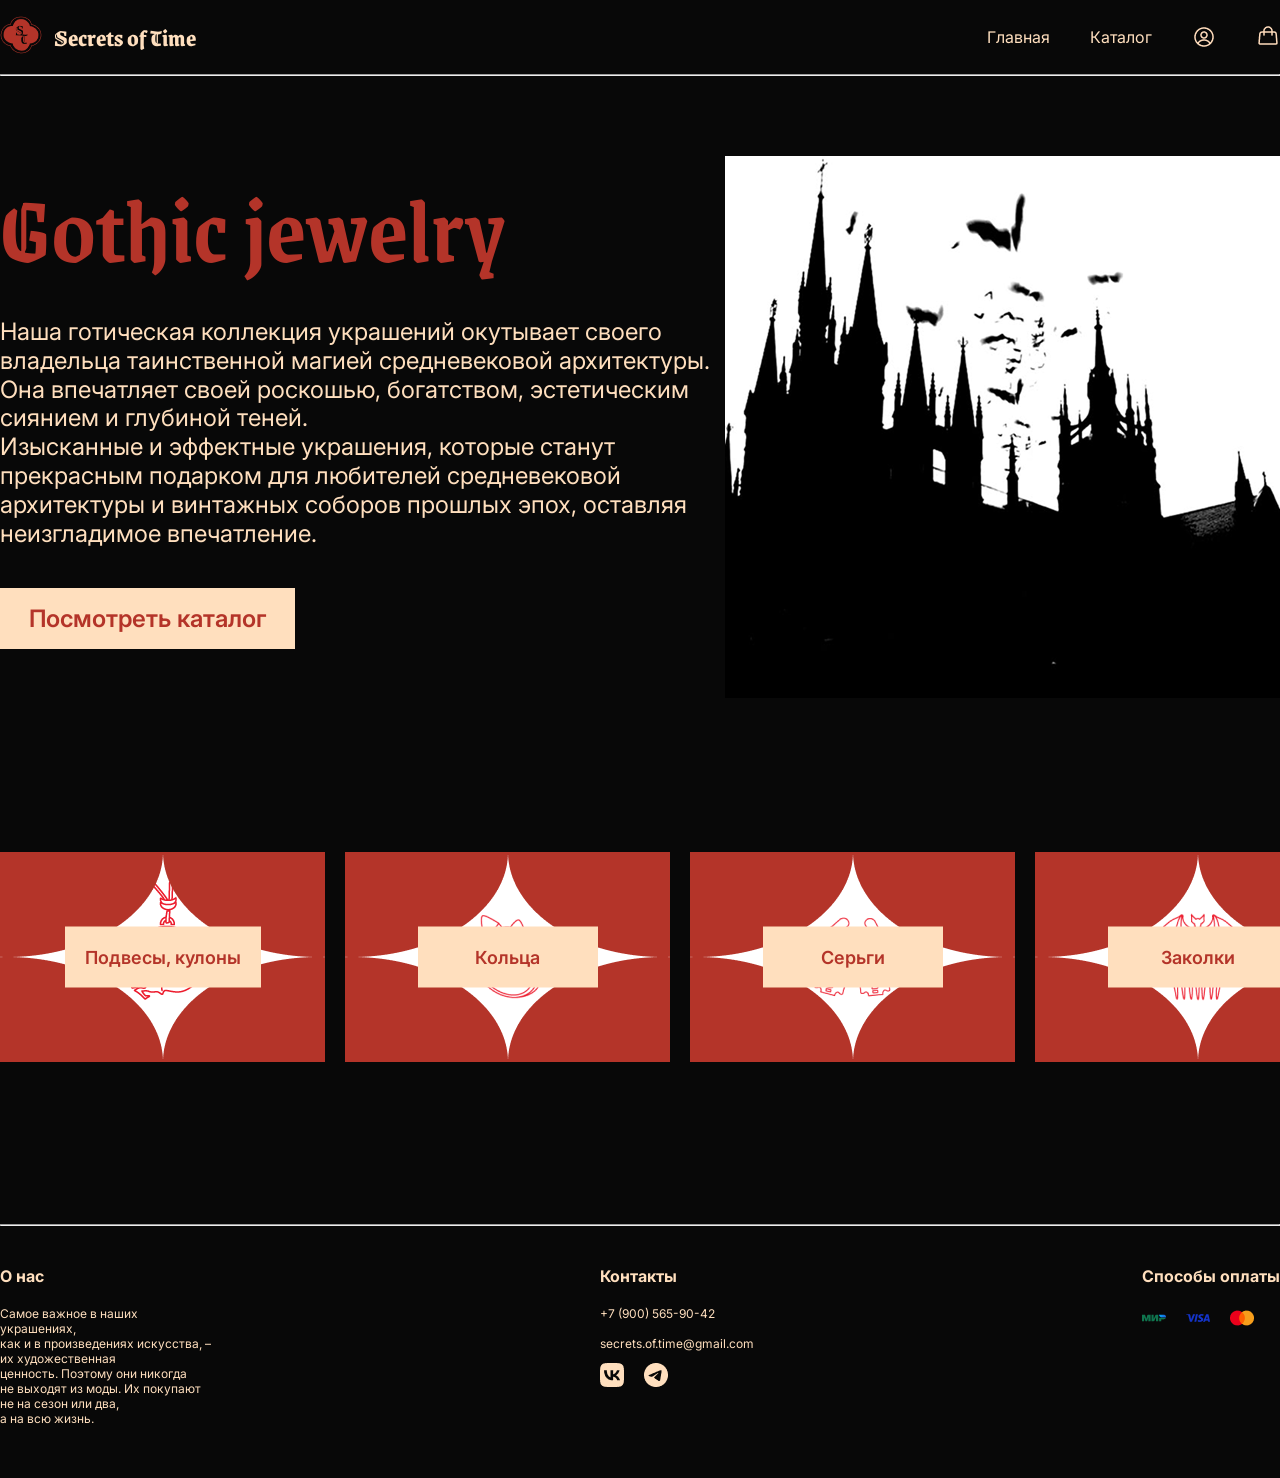
<file: index.html>
<!DOCTYPE html>
<html lang="ru">
<head>
    <meta charset="UTF-8">
    <meta http-equiv="X-UA-Compatible" content="IE=edge">
    <meta name="viewport" content="width=device-width, initial-scale=1.0">
    <link rel="stylesheet" href="style/index_style.css">
    <link href="https://fonts.googleapis.com/css2?family=Inter:ital,opsz,wght@0,14..32,100..900;1,14..32,100..900&display=swap" rel="stylesheet">
    <link href="https://fonts.googleapis.com/css2?family=Grenze+Gotisch:wght@100..900&display=swap" rel="stylesheet">
    <title>Secrets of Time</title>
</head>
<body>
    <header>
        <div class="container headerinfo">
            <div class="headersection">
                <div class="logo">
                    <div class="index_img_logo">
                        <img src="index_img/Subtract.png" alt="Logo">
                    </div>
                    <div class="header__item headerlogo">
                        Secrets of Time
                    </div>
                </div>
            </div>
            <div class="headersection">
                <div class="header__item headertext"><a href="index.html">Главная</a></div>
                <div class="header__item headertext"><a href="html/services.html">Каталог</a></div>
                <div class="header__item headertext"><a href="#" id="openoverlay"><img src="index_img/User_cicrle_light.png" alt="User"></a></div>
                <div class="header__item headertext1"><a href="#"><img src="index_img/Bag_alt_light.png" alt="Bag"></a></div>
            </div>
        </div>
        <hr>
    </header>

    <section class="section1">
        <div class="container sectioninfo">
            <div class="sectioninfo--text">
                <h1>Gothic jewelry</h1>
                <p>
                    Наша готическая коллекция украшений окутывает своего <br>
                    владельца таинственной магией средневековой архитектуры. <br>
                    Она впечатляет своей роскошью, богатством, эстетическим <br>
                    сиянием и глубиной теней. <br>
                    Изысканные и эффектные украшения, которые станут <br>
                    прекрасным подарком для любителей средневековой <br>
                    архитектуры и винтажных соборов прошлых эпох, оставляя <br>
                    неизгладимое впечатление.
                </p>
                <button onclick="window.location.href='html/services.html';" class="button">Посмотреть каталог</button>
            </div>
            <div class="section_img">
                <img src="index_img/image_33.png" alt="Gothic jewelry">
            </div>
        </div>
    </section>

        <div class="container card">
            <div class="pic">
                <img src="index_img/Frame1.png" alt="Подвесы, кулоны">
                <button onclick="window.location.href='html/Pendants.html';" class="button card--btn">Подвесы, кулоны</button>
            </div>
            <div class="pic">
                <img src="index_img/Frame2.png" alt="Кольца">
                <button class="button card--btn">Кольца</button>
            </div>
            <div class="pic">
                <img src="index_img/Frame3.png" alt="Серьги">
                <button class="button card--btn">Серьги</button>
            </div>
            <div class="pic">
                <img src="index_img/Frame4.png" alt="Заколки">
                <button class="button card--btn">Заколки</button>
            </div>
            <div class="pic">
                <img src="index_img/Frame5.png" alt="Цепочки">
                <button class="button card--btn">Цепочки</button>
            </div>
            <div class="pic">
                <img src="index_img/Frame6.png" alt="Бусы">
                <button class="button card--btn">Бусы</button>
            </div>
        </div>

    <hr>
    <footer>
        <div class="container">
            <div class="footer">
                <div class="footertext">
                    <div class="text">О нас</div>
                    <div class="footerinfo info1">
                        <p>
                            Самое важное в наших <br>
                            украшениях,<br>
                            как и в произведениях искусства, – <br>
                            их художественная <br>
                            ценность. Поэтому они никогда <br>
                            не выходят из моды. Их покупают <br>
                            не на сезон или два, <br>
                            а на всю жизнь.
                        </p>
                    </div>
                </div>
                <div class="footertext">
                    <div class="text">Контакты</div>
                    <div class="footerinfo info1">
                        <p>+7 (900) 565-90-42<br><br> secrets.of.time@gmail.com</p>
                        <div class="inf_img">
                            <img src="index_img/vk.png" alt="VK"><img src="index_img/tg.png" alt="Telegram">
                        </div>
                    </div>
                </div>
                <div class="footertext">
                    <div class="text1">Способы оплаты</div>
                    <div class="footerinfo info1">
                        <div class="inf_img">
                            <img src="index_img/Mir.png" alt="Mir"><img src="Pendants_img/Visa.png" alt="Visa"><img src="index_img/MasterCard.png" alt="MasterCard">
                        </div>
                    </div>
                </div>
            </div>
        </div>
    </footer>

    <div class="overlay" id="overlay" style="display: none;">
        <div class="form" id="registraciya">
            <div class="formcard">
                <div class="reg">Регистрация</div>
                <div class="form-text">
                    <div class="registr">Регистрация</div>
                    <div class="vhod"><a href="#" id="openLogin">Вход</a></div>
                </div>
                <div class="input-container">
                    <input class="input" placeholder="E-mail">
                    <input class="input" type="number" placeholder="Номер телефона">
                    <input class="input" type="password" placeholder="Пароль">
                    <input class="input" type="password" placeholder="Пароль еще раз">
                    <button class="button-form" id="zareg">Зарегистрироваться</button>
                </div>
            </div>
        </div>
        <div class="form" id="login" style="display: none;">
            <div class="formcard">
                <div class="reg">Вход</div>
                <div class="form-text">
                    <div class="registrreg"><a href="#" id="openReg">Регистрация</a></div>
                    <div class="vhodvhod">Вход</div>
                </div>
                <div class="input-container input-login">
                    <input class="input" placeholder="E-mail">
                    <input class="input" type="password" placeholder="Пароль">
                    <div class="password">Забыли пароль?</div>
                    <button class="button-form" id="voiti">Войти</button>
                </div>
            </div>
        </div>
    </div>

    <script src="https://ajax.googleapis.com/ajax/libs/jquery/1.9.0/jquery.min.js"></script>
    <script src="js/index_main.js"></script>
</body>
</html>
</file>
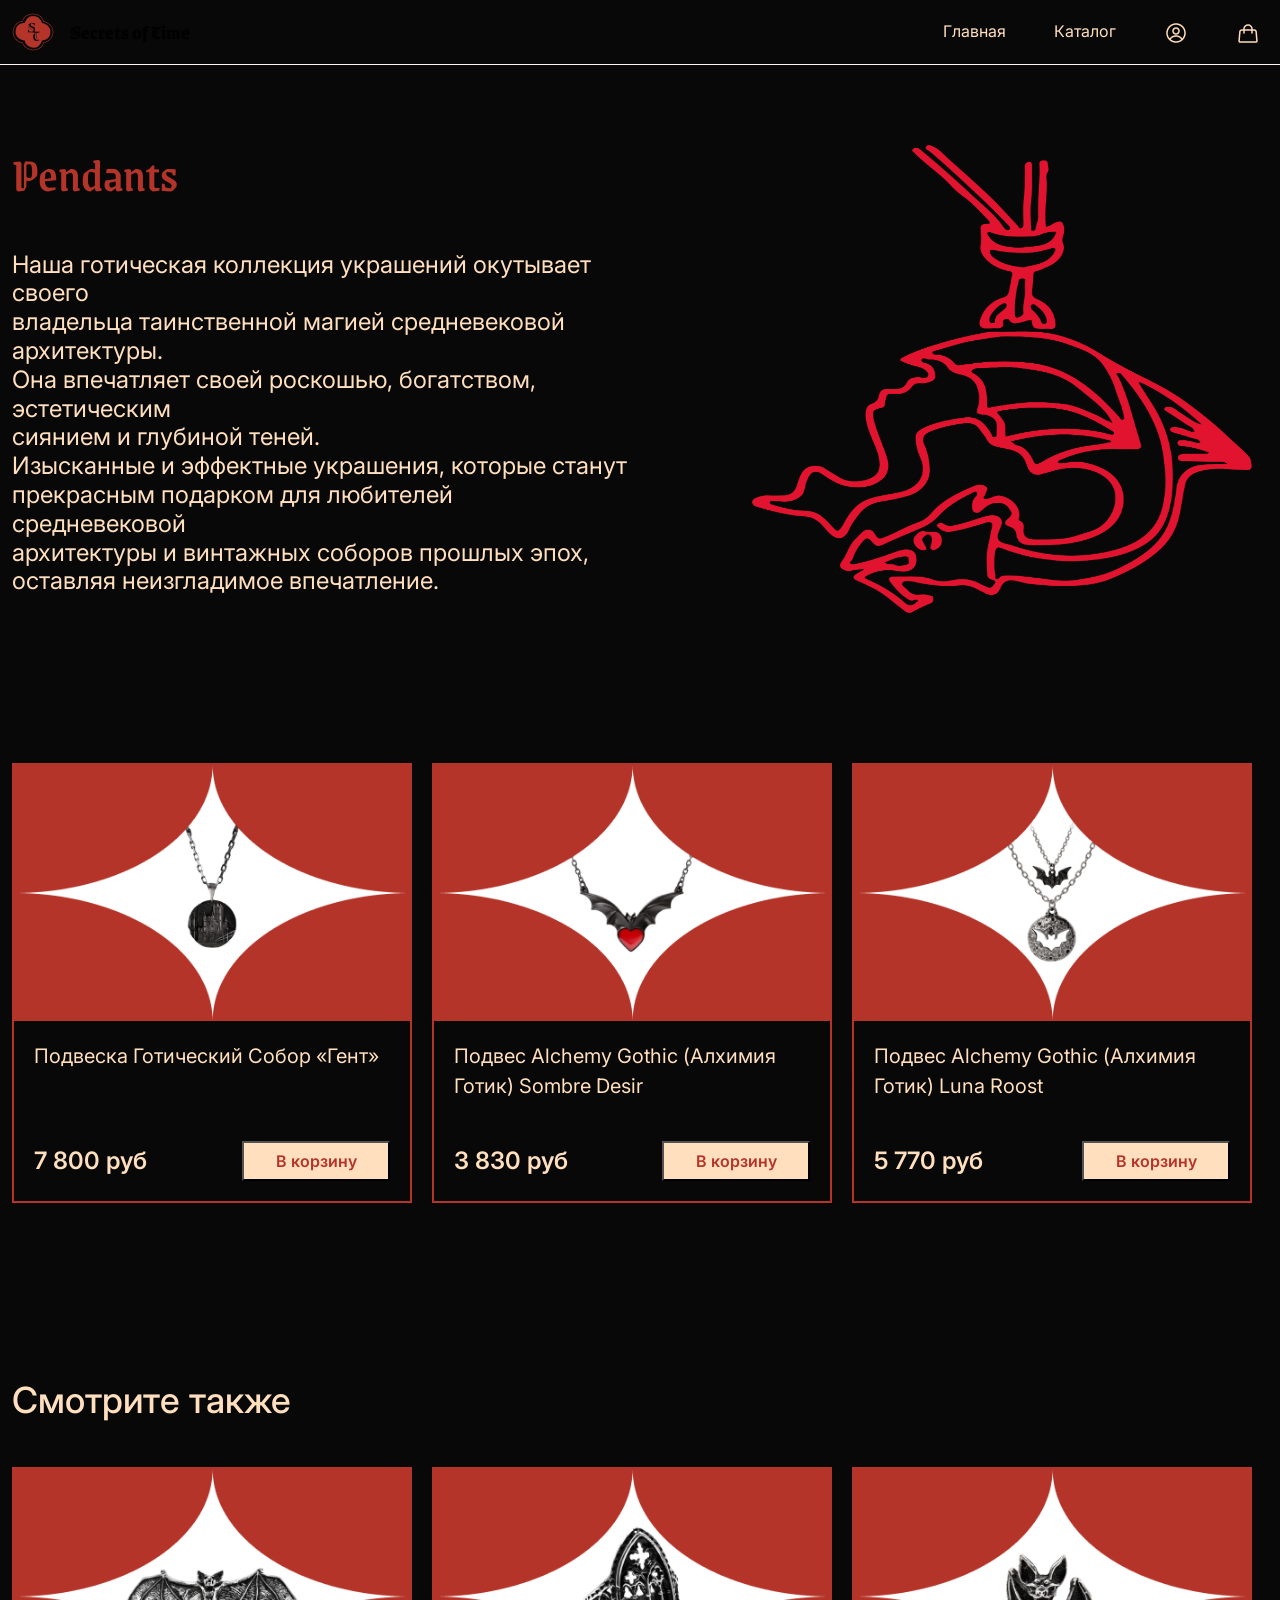
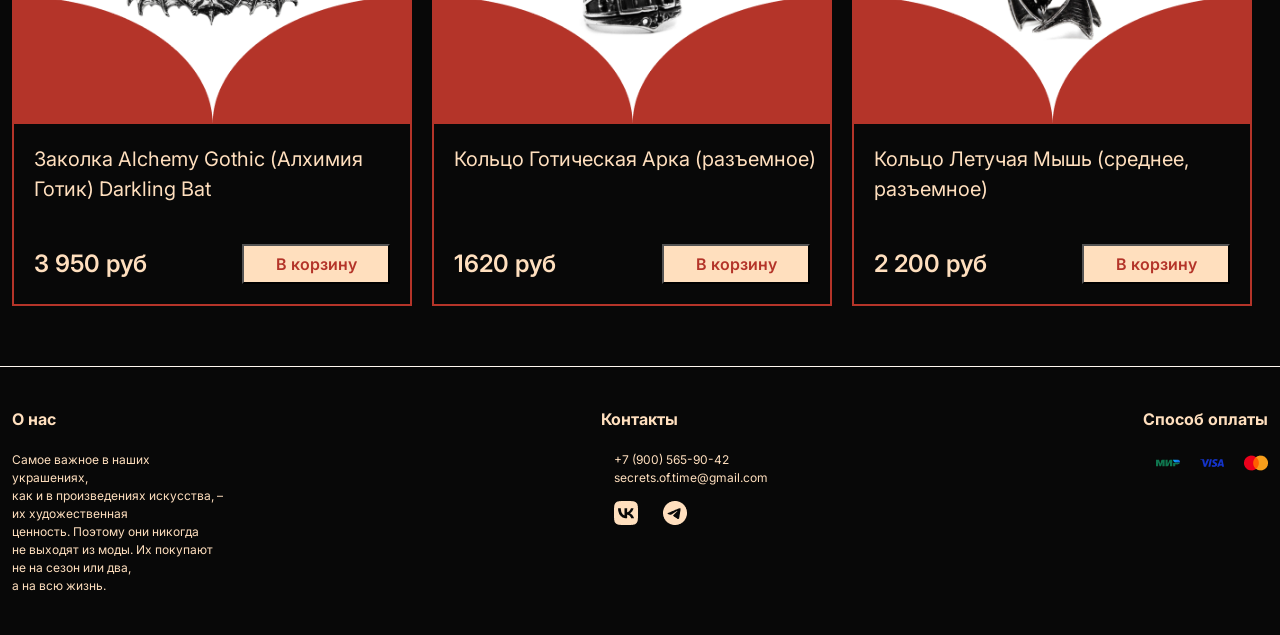
<file: html/Pendants.html>
<!DOCTYPE html>
<html lang="ru">
<head>
	<meta charset="UTF-8">
	<meta http-equiv="X-UA-Compatible" content="IE=edge">
	<meta name="viewport" content="width=device-width, initial-scale=1.0">
	<link rel="stylesheet" href="../style/Pendants_style.css">
	<link href="https://fonts.googleapis.com/css2?family=Inter:ital,opsz,wght@0,14..32,100..900;1,14..32,100..900&display=swap" rel="stylesheet">
	<link href="https://fonts.googleapis.com/css2?family=Grenze+Gotisch:wght@100..900&display=swap" rel="stylesheet">
	<script src="../js/Pendants_main.js"></script>
	<link href="https://cdn.jsdelivr.net/npm/bootstrap@5.0.1/dist/css/bootstrap.min.css" rel="stylesheet" integrity="sha384-+0n0xVW2eSR5OomGNYDnhzAbDsOXxcvSN1TPprVMTNDbiYZCxYbOOl7+AMvyTG2x" crossorigin="anonymous">
	<title>Pendants</title>
</head>
<body>
	<header>
	<nav class="navbar navbar-expand-lg">
		<div class="container-fluid cont">
			<div class="navbar-brand"><img src="../Pendants_img/Subtract.png" alt=""></div>
			<a class="navbar-brand" href="#">Secrets of Time</a>
			<div class="collapse navbar-collapse">
				<ul class="navbar-nav mr-auto mb-4 mb-lg-0">
					<li class="nav-item">
						<a class="nav-link" href="../index.html">Главная</a>
					</li>
					<li class="nav-item">
						<a class="nav-link" href="../html/services.html">Каталог</a>
					</li>
					<li class="nav-item">
						<a class="nav-link" href="#" id="openoverlay"><img src="../Pendants_img/User_cicrle_light.png" alt=""></a>
					</li>
					<li class="nav-item">
						<a class="nav-link" href="#"><img src="../Pendants_img/Bag_alt_light.png" alt=""></a>
					</li>
				</ul>
			</div>
		</div>
	</nav>
</header>
<hr>
<section>
	<div class="container-fluid cont">
		<div class="section-content">
		<div class="row">
			<div class="col-6 content1">
				<h1>Pendants</h1>
				<div class="content2">
				<p>
					Наша готическая коллекция украшений окутывает своего <br>
					владельца таинственной магией средневековой архитектуры. <br>
					Она впечатляет своей роскошью, богатством, эстетическим <br>
					сиянием и глубиной теней. <br>
					Изысканные и эффектные украшения, которые станут <br>
					прекрасным подарком для любителей средневековой <br>
					архитектуры и винтажных соборов прошлых эпох, оставляя неизгладимое впечатление.
				</p>
			</div>
			</div>
			<div class="col-6 img-pic"><img id="img" src="../Pendants_img/Pendants.png" alt=""></div>
		</div>
		</div>
	</div>
</section>
<div class="page">
	<div class="container-fluid cont">
		<div class="card-content">
			<div class="card-box">
				<img src="../Pendants_img/card1.png" alt="" class="card-img-top">
				<div class="card-text1">Подвеска Готический Собор «Гент» </div>
				<div class="card-price">
					<div class="card-item">7 800 руб</div>
					<div class="card-item"><button class="btn-card">В корзину</button></div>
				</div>
			</div>
			<div class="card-box">
				<img src="../Pendants_img/Frame2.png" alt="" class="card-img-top">
				<div class="card-text">Подвес Alchemy Gothic (Алхимия Готик) Sombre Desir</div>
				<div class="card-price">
					<div class="card-item">3 830 руб</div>
					<div class="card-item"><button class="btn-card">В корзину</button></div>
				</div>
			</div>
			<div class="card-box">
				<img src="../Pendants_img/Frame3.png" alt="" class="card-img-top">
				<div class="card-text">Подвес Alchemy Gothic (Алхимия Готик) Luna Roost</div>
				<div class="card-price">
					<div class="card-item">5 770 руб</div>
					<div class="card-item"><button class="btn-card">В корзину</button></div>
				</div>
			</div>
			<div class="card-box">
				<img src="../Pendants_img/Frame4.png" alt="" class="card-img-top">
				<div class="card-text">Подвес Alchemy Gothic (Алхимия Готик) Cross Of The Dark Kiss</div>
				<div class="card-price">
					<div class="card-item">10 780 руб</div>
					<div class="card-item"><button class="btn-card">В корзину</button></div>
				</div>
			</div>
			<div class="card-box">
				<img src="../Pendants_img/Frame5.png" alt="" class="card-img-top">
				<div class="card-text">Подвес Alchemy Gothic (Алхимия Готик) Mon Amour De Soubise</div>
				<div class="card-price">
					<div class="card-item">8 950 руб</div>
					<div class="card-item"><button class="btn-card">В корзину</button></div>
				</div>
			</div>
			<div class="card-box">
				<img src="../Pendants_img/Frame6.png" alt="" class="card-img-top">
				<div class="card-text">Подвес Alchemy Gothic (Алхимия Готик) Black Widow</div>
				<div class="card-price">
					<div class="card-item">9 900 руб</div>
					<div class="card-item"><button class="btn-card">В корзину</button></div>
				</div>
			</div>
		</div>
	</div>
	<div class="section-content1">
		<div class="container-fluid cont">
			<div class="row">
				<div class="col-12 heading3">Смотрите также</div>
			</div>
		</div>
	</div>
	<div class="container-fluid cont">
		<div class="card-content">
			<div class="card-box">
				<img src="../Pendants_img/Frame7.png" alt="" class="card-img-top">
				<div class="card-text">Заколка Alchemy Gothic (Алхимия Готик) Darkling Bat</div>
				<div class="card-price">
					<div class="card-item">3 950 руб</div>
					<div class="card-item"><button class="btn-card">В корзину</button></div>
				</div>
			</div>
			<div class="card-box">
				<img src="../Pendants_img/Frame8.png" alt="" class="card-img-top">
				<div class="card-text1">Кольцо Готическая Арка (разъемное)</div>
				<div class="card-price">
					<div class="card-item">1620 руб</div>
					<div class="card-item"><button class="btn-card">В корзину</button></div>
				</div>
			</div>
			<div class="card-box">
				<img src="../Pendants_img/Frame9.png" alt="" class="card-img-top">
				<div class="card-text">Кольцо Летучая Мышь (среднее, разъемное)</div>
				<div class="card-price">
					<div class="card-item">2 200 руб</div>
					<div class="card-item"><button class="btn-card">В корзину</button></div>
				</div>
			</div>
			<div class="card-box">
				<img src="../Pendants_img/Frame10.png" alt="" class="card-img-top">
				<div class="card-text">Серьги Alchemy Gothic (Алхимия Готик) Before Dusk</div>
				<div class="card-price">
					<div class="card-item">6 300 руб</div>
					<div class="card-item"><button class="btn-card">В корзину</button></div>
				</div>
			</div>
			<div class="card-box">
				<img src="../Pendants_img/Frame11.png" alt="" class="card-img-top">
				<div class="card-text">Серьги Alchemy Gothic (Алхимия Готик) Black Widow</div>
				<div class="card-price">
					<div class="card-item">7 250 руб</div>
					<div class="card-item"><button class="btn-card">В корзину</button></div>
				</div>
			</div>
			<div class="card-box">
				<img src="../Pendants_img/Frame12.png" alt="" class="card-img-top">
				<div class="card-text1">Заколка Restyle Крылья Летуей Мыши</div>
				<div class="card-price">
					<div class="card-item">790 руб</div>
					<div class="card-item"><button class="btn-card">В корзину</button></div>
				</div>
			</div>
		</div>
	</div>
</div>
		<hr>
		<footer>
			<div class="footer-section">
				<div class="container-fluid cont">
					<div class="row">
						<div class="col-4 footer-item nas">О нас</div>
						<div class="col-4 footer-item">Контакты</div>
						<div class="col-4 footer-item pay">Способ оплаты</div>
					</div>
				</div>
			</div>
			<div class="footer-contant">
				<div class="container-fluid cont">
					<div class="row">
						<div class="col-4 we">
							Самое важное в наших <br>
							украшениях,<br>
							как и в произведениях искусства, – <br>
							их художественная <br>
							ценность. Поэтому они никогда <br>
							не выходят из моды. Их покупают <br>
							не на сезон или два, <br>
							а на всю жизнь.
						</div>
						<div class="col-4">
							<div class="footer-contact">
								<div class="footer-num">
									+7 (900) 565-90-42 <br>
									secrets.of.time@gmail.com
								</div>
								<div class="seti">
									<img src="../Pendants_img/vk.png" alt="">
									<img src="../Pendants_img/tg.png" alt="">
								</div>
							</div>
						</div>
						<div class="col-4">
							<div class="pay-card">
								<img src="../Pendants_img/Mir.png" alt="">
								<img src="../Pendants_img/Visa.png" alt="">
								<img src="../Pendants_img/MasterCard.png" alt="">
							</div>
						</div>
					</div>
				</div>
			</div>
		</footer>

		<div class="overlay" id="overlay" style="display: none;">
			<div class="form" id="registraciya">
				<div class="formcard">
					<div class="reg">Регистрация</div>
					<div class="form-text">
						<div class="registr">Регистрация</div>
						<div class="vhod"><a href="#" id="openLogin">Вход</a></div>
					</div>
					<div class="input-container">
						<input class="input" placeholder="email" >
						<input class="input" type="number" placeholder="номер телефона" >
						<input class="input" type="password" placeholder="пароль" >
						<input class="input" type="password" placeholder="пароль еще раз" >
						<button class="button-form" id="zareg">Зарегистрироваться</button>
					</div>
				</div>
			</div>
			<div class="form" id="login" style="display: none;">
				<div class="formcard">
					<div class="reg">Вход</div>
					<div class="form-text">
						<div class="registrreg"><a href="#" id="openReg">Регистрация</a></div>
						<div class="vhodvhod">Вход</div>
					</div>
					<div class="input-container input-login">
						<input class="input" placeholder="email" >
						<input class="input" type="password" placeholder="пароль" >
						<div class="password">забыли пароль?</div>
						<button class="button-form" id="voiti">Войти</button>
					</div>
				</div>
			</div>
		</div>
		<script src="http://ajax.googleapis.com/ajax/libs/jquery/1.9.0/jquery.min.js"></script>
		<script src="../js/Pendants_main.js"></script>
		<script src="https://cdn.jsdelivr.net/npm/@popperjs/core@2.9.2/dist/umd/popper.min.js" integrity="sha384-IQsoLXl5PILFhosVNubq5LC7Qb9DXgDA9i+tQ8Zj3iwWAwPtgFTxbJ8NT4GN1R8p" crossorigin="anonymous"></script>
		<script src="https://cdn.jsdelivr.net/npm/bootstrap@5.0.1/dist/js/bootstrap.min.js" integrity="sha384-Atwg2Pkwv9vp0ygtn1JAojH0nYbwNJLPhwyoVbhoPwBhjQPR5VtM2+xf0Uwh9KtT" crossorigin="anonymous"></script>
</body>
</html>
</file>
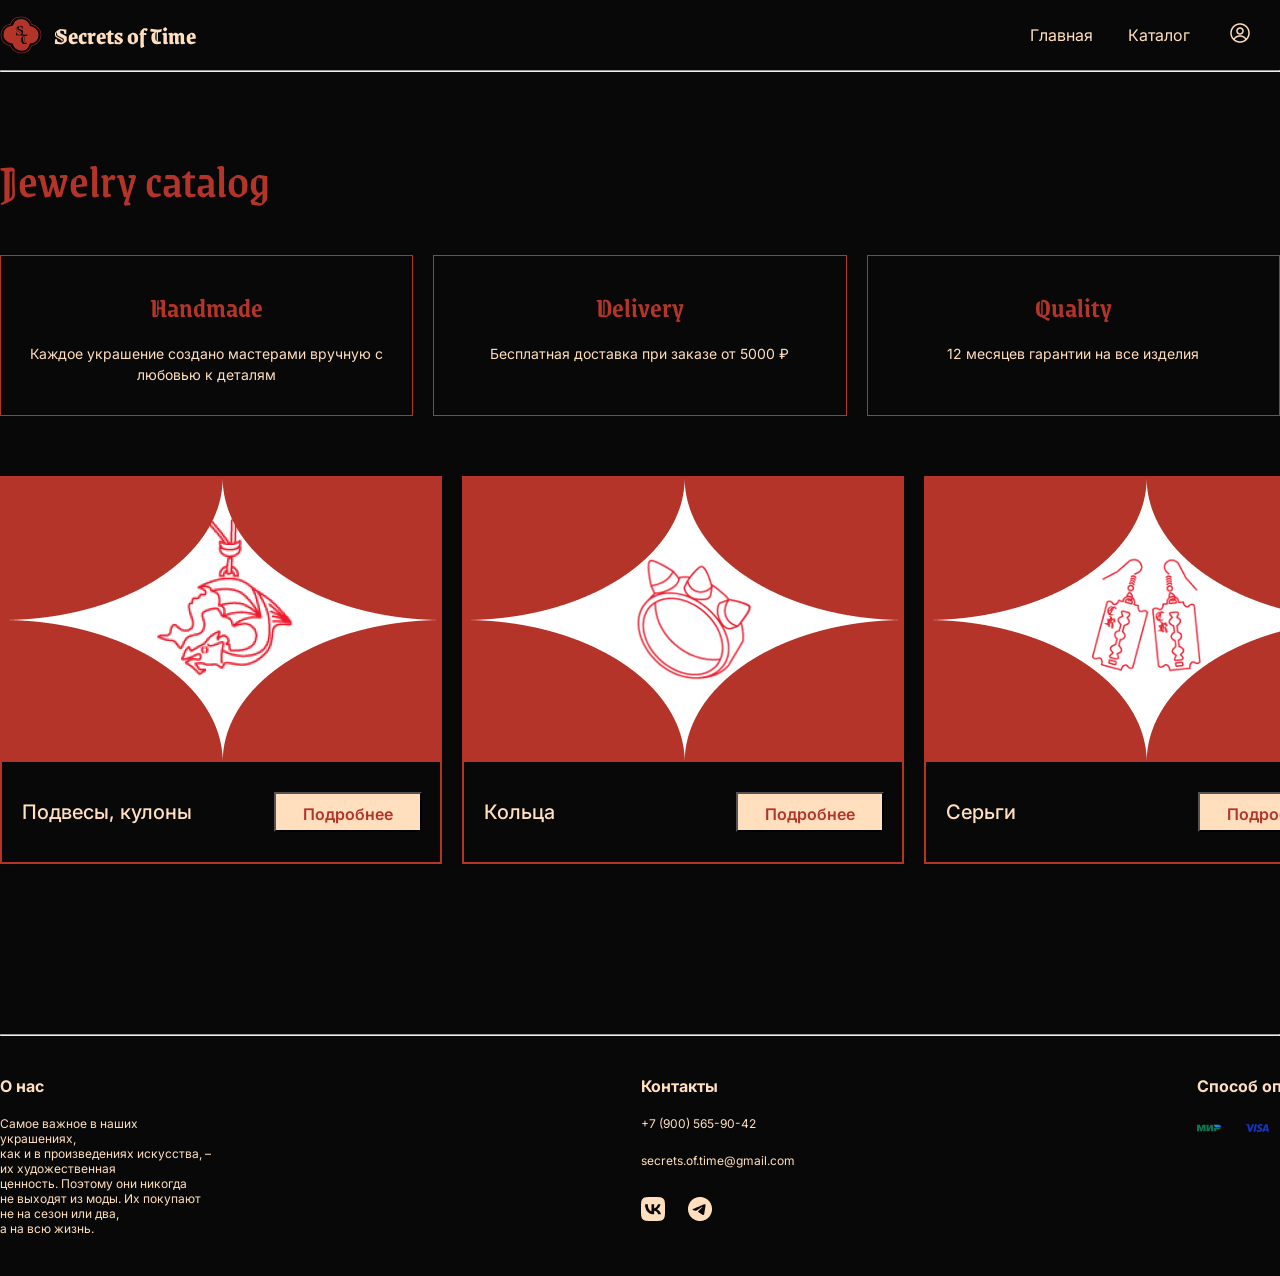
<file: html/services.html>
<!DOCTYPE html>
<html lang="ru">
<head>
	<meta charset="UTF-8">
	<meta http-equiv="X-UA-Compatible" content="IE=edge">
	<meta name="viewport" content="width=device-width, initial-scale=1.0">
	<link rel="stylesheet" href="../style/services_style.css">
	<link href="https://fonts.googleapis.com/css2?family=Inter:ital,opsz,wght@0,14..32,100..900;1,14..32,100..900&display=swap" rel="stylesheet">
	<link href="https://fonts.googleapis.com/css2?family=Grenze+Gotisch:wght@100..900&display=swap" rel="stylesheet">
	<title>Каталог</title>
</head>
<body>
	<header>
		<div class="container header">
		<div class="header__logo">
			<img src="../services_img/Subtract.png" alt="">
			Secrets of Time
		</div>
			<div class="header__link"><a href="../index.html">Главная</a></div>
			<div class="header__link"><a href="../html/services.html">Каталог</a></div> 
			<div class="header__link"><a href="#"><img src="../services_img/User_cicrle_light.png" alt=""></a></div> 
			<div class="header__link"><a href="#"><img src="../services_img/Bag_alt_light.png" alt=""></a></div> 
		</div>
		</header>
		<hr>
        <div class="container">
            <div class="heading">Jewelry catalog</div>
            <div class="promo">
                <div class="promo__item">
                    <div class="promo__title">Handmade</div>
                    <div class="promo__text">Каждое украшение создано мастерами вручную с любовью к деталям</div>
                </div>
                <div class="promo__item">
                    <div class="promo__title">Delivery</div>
                    <div class="promo__text">Бесплатная доставка при заказе от 5000 ₽</div>
                </div>
                <div class="promo__item">
                    <div class="promo__title">Quality</div>
                    <div class="promo__text">12 месяцев гарантии на все изделия</div>
                </div>
            </div>
            <div class="cards__grid">
                <div class="card">
                    <img src="../services_img/Frame1.png" alt="">
                    <div class="text3">Подвесы, кулоны<button onclick="window.location.href='../html/Pendants.html';">Подробнее</button></div>
                </div>
                <div class="card">
                    <img src="../services_img/Frame2.png" alt="">
                    <div class="text3">Кольца<button>Подробнее</button></div>
                </div>
                <div class="card">
                    <img src="../services_img/Frame3.png" alt="">
                    <div class="text3">Серьги<button>Подробнее</button></div>
                </div>
                <div class="card">
                    <img src="../services_img/Frame4.png" alt="">
                    <div class="text3">Заколки<button>Подробнее</button></div>
                </div>
                <div class="card">
                    <img src="../services_img/Frame5.png" alt="">
                    <div class="text3">Цепочки<button>Подробнее</button></div>
                </div>
                <div class="card">
                    <img src="../services_img/Frame6.png" alt="">
                    <div class="text3">Бусы<button>Подробнее</button></div>
                </div>
            </div>
        </div>
		<hr>
	<footer class="footer__f">
		<div class="container">
		<div class="footer__caption">
			<div class="caption__item">О нас</div>
			<div class="caption__item">Контакты</div>
			<div class="caption__item">Способ оплаты</div>
		</div>
		<div class="footer">
		<div class="footer__info"><p>Самое важное в наших <br>
			украшениях,<br>
			как и в произведениях искусства, – <br>
			их художественная <br>
			ценность. Поэтому они никогда <br>
			не выходят из моды. Их покупают <br>
			не на сезон или два, <br>
			а на всю жизнь.</p>
		</div>
		<div class="footer__contact">
			+7 (900) 565-90-42
			<p>secrets.of.time@gmail.com</p>
		<div class="footer__network">
			<img src="../services_img/vk.png" alt="">
			<img src="../services_img/tg.png" alt=""> 
		</div>
	</div>
		<div class="footer__pay">
			<img src="../services_img/Mir.png" alt="">
			<img src="../services_img/Visa.png" alt="">
			<img src="../services_img/MasterCard.png" alt="">
</div>
</div>
</div>
	</footer>
</body>
</html>
</file>
<file: style/index_style.css>
* {
	box-sizing: border-box;
}

html {
	background: #080808;
}

body {
	margin: 0;
	font-family: 'Inter';
	font-style: normal;
	color: #ffdfbe;
}

*::-webkit-scrollbar {
	width: 8px;
	height: 8px;
}

*::-webkit-scrollbar-thumb {
	background: #B43429;
}

	*::-webkit-scrollbar-thumb:hover {
		background: #8a2a1f;
	}

.container {
	max-width: 1360px;
	margin: 0 auto;
}

header {
	background: #080808;
}

.headerinfo {
	display: flex;
	flex-direction: row;
	justify-content: space-between;
	align-items: center;
	padding-top: 16px;
	padding-bottom: 8px;
}

.headersection {
	display: inline-flex;
	align-items: center;
}

.logo {
	display: flex;
	flex-direction: row;
	align-items: center;
}

.headerlogo {
	font-family: 'Grenze Gotisch';
	font-size: 24px;
	font-weight: 800;
	padding-left: 12px;
}

.headertext a {
	text-decoration: none;
	font-size: 16px;
	color: #ffdfbe;
	margin-right: 40px;
	display: flex;
	align-items: center;
}

	.headertext a:hover {
		color: #B43429;
	}

.headertext1 {
	margin-right: 0;
}

hr {
	color: #ffdfbe !important;
}

.section1 {
	position: relative;
	padding-top: 72px;
	padding-bottom: 150px;
}

.sectioninfo {
	display: flex;
	justify-content: space-between;
	flex-direction: row;
	position: relative;
}

.sectioninfo--text {
	display: flex;
	justify-content: flex-start;
	flex-direction: column;
}

.sectioninfo p {
	font-weight: 400;
	font-size: 24px;
	line-height: 120%;
	margin-top: 20px;
	margin-bottom: 40px;
}

h1 {
	font-family: 'Grenze Gotisch';
	color: #B43429;
	font-weight: 600;
	font-size: 96px;
	margin-bottom: 0;
	margin-top: 0;
}

.button a {
	text-decoration: none;
	color: #B43429;
	font-family: 'Inter';
	font-style: normal;
	font-weight: 600;
	font-size: 24px;
}

.button {
	width: 295px;
	height: 61px;
	color: #B43429;
	padding: 16px 24px;
	font-family: 'Inter';
	font-style: normal;
	font-weight: 600;
	font-size: 24px;
	background: #ffdfbe;
	border: 0px;
	cursor: pointer;
}

button:hover {
	color: #ffdfbe;
	background: #080808;
	border: 2px solid #ffdfbe;
	display: flex;
	justify-content: center;
	align-items: center;
}

.section_img img {
	width: 555px;
	height: 542px;
}

.card {
	display: flex;
	justify-content: space-between;
	flex-direction: row;
	overflow-x: scroll;
	margin-bottom: 142px;
	padding-bottom: 20px;
	gap: 20px;
}

.pic {
	position: relative;
	flex-shrink: 0;
	width: 325px;
}

	.pic img {
		display: block;
		width: 100%;
		height: 210px;
		object-fit: cover;
	}

	.pic::before {
		content: '';
		position: absolute;
		top: 0;
		left: 0;
		width: 100%;
		height: 210px;
		transition: background 0.3s;
		pointer-events: none;
	}

	.pic .card--btn {
		position: absolute;
		top: 50%;
		left: 50%;
		transform: translate(-50%, -50%);
		width: auto;
		min-width: 180px;
		padding: 12px 20px;
		margin-top: 0;
		font-size: 18px;
		white-space: nowrap;
		z-index: 2;
	}

	.pic:hover::before {
		background: rgba(0, 0, 0, 0.7);
	}

footer {
	background: #080808;
	padding-top: 32px;
	padding-bottom: 40px;
}

.footer {
	display: flex;
	flex-direction: row;
	justify-content: space-between;
}

.text {
	font-weight: 700;
	font-size: 16px;
}

.text1 {
	font-weight: 700;
	font-size: 16px;
	padding-bottom: 20px;
}

.footertext {
	display: flex;
	flex-direction: column;
}

.footerinfo p {
	font-weight: 400;
	font-size: 12px;
	margin-top: 20px;
}

.inf_img img {
	padding-right: 20px;
}

	.inf_img img :last-child {
		padding-right: 0;
	}

.form {
	position: relative;
	width: 500px;
	background: #B43429;
}

.form-text {
	display: flex;
	justify-content: space-around;
	align-items: center;
	padding-bottom: 20px;
}

.reg {
	font-family: 'Inter';
	font-style: normal;
	color: #ffdfbe;
	font-weight: 700;
	font-size: 36px;
	text-align: center;
	padding-top: 40px;
	padding-bottom: 40px;
}

.registr {
	font-family: 'Inter';
	font-style: normal;
	color: #ffdfbe;
	font-weight: 400;
	font-size: 24px;
	text-decoration-line: underline;
}

.vhod {
	font-family: 'Inter';
	font-style: normal;
	color: #ffdfbe;
	font-weight: 400;
	font-size: 24px;
}

.registrreg a {
	text-decoration: none;
	color: #ffdfbe;
}

.vhod a {
	text-decoration: none;
	color: #ffdfbe;
}

.registrreg {
	font-family: 'Inter';
	font-style: normal;
	color: #ffdfbe;
	font-weight: 400;
	font-size: 24px;
}

.vhodvhod {
	font-family: 'Inter';
	font-style: normal;
	color: #ffdfbe;
	font-weight: 400;
	font-size: 24px;
	text-decoration-line: underline;
}

.input-container {
	display: flex;
	flex-direction: column;
	gap: 20px;
	align-items: center;
	height: 100%;
}

.input-login {
	margin-top: 95px;
}

.input {
	background: #B43429;
	width: 90%;
	padding-top: 20px;
	padding-bottom: 20px;
	padding-left: 24px;
	outline: none;
	border: 2px solid #ffdfbe;
	font-weight: 400;
	font-size: 16px;
	color: #ffdfbe;
}

	.input::placeholder {
		font-weight: 400;
		font-size: 16px;
		color: #ffdfbe;
		font-family: 'Inter';
		font-style: normal;
	}

.password {
	font-family: 'Inter';
	font-style: normal;
	font-weight: 400;
	font-size: 12px;
	color: #ffdfbe;
	width: 100%;
	padding-left: 50px;
	padding-bottom: 40px;
}

.button-form {
	background: #ffdfbe;
	border: 0;
	padding-top: 16px;
	padding-bottom: 16px;
	text-align: center;
	width: 90%;
	margin-top: 40px;
	margin-bottom: 40px;
	font-weight: 600;
	font-size: 24px;
	color: #B43429;
	font-family: 'Inter';
	font-style: normal;
	cursor: pointer;
}

	.button-form:hover {
		background: #B43429;
		border: 2px solid #ffdfbe;
		color: #ffdfbe;
	}

.overlay {
	position: fixed;
	width: 100vw;
	height: 100vh;
	z-index: 1000;
	display: flex;
	justify-content: center;
	align-items: center;
	background: rgba(0, 0, 0, 0.363);
	top: 0;
	left: 0;
}

@media (max-width: 980px) {
	.container {
		height: 100px;
		padding: 15px;
	}

	.headerinfo {
		flex-direction: column;
	}
}
</file>
<file: style/Pendants_style.css>
* {
	margin: 0;
	box-sizing: border-box;
}
	*::-webkit-scrollbar {
		width: 8px;
		height: 8px;
	}

	*::-webkit-scrollbar-thumb {
		background: #B43429;
	}

		*::-webkit-scrollbar-thumb:hover {
			background: #8a2a1f;
		}
html{
	background: #080808;
}
body{
	margin: 0;
	font-family: 'Inter';
	font-style: normal;
	color: #ffdfbe;
	background: #080808;
}
.cont {
	max-width: 1360px;
	margin: 0 auto;
}
section {
	background: #080808;
}
.page {
	background: #080808;
	padding-bottom: 40px;
}
header{
	background: #080808;
}
.navbar-brand{
	font-family: 'Grenze Gotisch';
	font-style: normal;
	font-weight: 800;
	font-size: 24px;
	color: #ffdfbe;
}
.navbar-brand:hover{
	color: #ffdfbe;
}
.collapse{
	justify-content: flex-end;
}
.nav-item{
	padding-left: 32px;
}
.nav-item a{
	text-decoration: none;
	font-family: 'Inter';
	font-style: normal;
	font-weight: 400;
	font-size: 16px;
	color: #ffdfbe;
}
.nav-item a:hover{
	color: #B43429;
}
hr{
	margin: 0 !important;
	color: #ffdfbe !important;
}

.content1 h1 {
	text-decoration: none;
	font-family: 'Grenze Gotisch';
	font-style: normal;
	font-weight: 500;
	font-size: 48px;
	color: #B43429;
}
.content2 p{
	padding-top: 40px;
	font-family: 'Inter';
	font-style: normal;
	font-weight: 400;
	font-size: 24px;
	line-height: 120%;
	color: #ffdfbe;
}
.section-content {
	padding-top: 80px;
	background: #080808;

}
.img-pic img{
	width: 500px;
	height: 468px;
	margin-left: 100px;
}
.card-content {
	display: flex;
	flex-direction: row;
	overflow-x: scroll;
	padding-bottom: 20px;

}
.card-box{
	min-width: 400px;
	border: 2px solid #B43429;
	margin-right: 20px;

}
.card-box:last-child{
	margin-right: 0;

}
.card-text{
	padding-top: 20px;
	padding-left: 20px;
	padding-bottom: 40px;
	font-family: 'Inter';
	font-style: normal;
	font-weight: 400;
	font-size: 20px;
	color: #ffdfbe;
}
.card-text1{
	padding-top: 20px;
	padding-left: 20px;
	padding-bottom: 70px;
	font-family: 'Inter';
	font-style: normal;
	font-weight: 400;
	font-size: 20px;
	color: #ffdfbe;
}
.card-price{
	display: flex;
	justify-content: space-between;
	align-items: center;
	padding-left: 20px;
	padding-right: 20px;
	padding-bottom: 20px;
}
.card-item{
	font-family: 'Inter';
	font-style: normal;
	font-weight: 600;
	font-size: 24px;
	color: #ffdfbe;
}
.btn-card{
	font-family: 'Inter';
	font-weight: 600;
	font-size: 16px;
	color: #B43429;
	width: 148px;
	height: 40px;
	background: #ffdfbe;
	text-align: center;
}
button:hover{
	background: #080808;
	border: 2px solid #ffdfbe;
	color: #ffdfbe;
}
.section-content1{
	padding-bottom: 40px;
}
section{
	padding-bottom: 150px;

}
.heading3{
	font-family: 'Inter';
	font-size: 36px;
	font-weight: 500;
	color: #ffdfbe;
	padding-top: 150px;
}
footer{
	background: #080808;
}
.footer-section{
	padding-top: 40px;
}
.nas{
	text-align: left !important;
}
.pay{
	text-align: right !important;
}
.footer-item{
	text-align: center;
	font-family: 'Inter';
	font-style: normal;
	font-weight: 700;
	font-size: 16px;
	color: #ffdfbe;
}
.we{
	padding-bottom: 40px;
	padding-top: 20px;
	font-family: 'Inter';
	font-style: normal;
	font-weight: 400;
	font-size: 12px;
	color: #ffdfbe;
}

.footer-contact{
	display: flex;
	flex-direction: column;
	padding-left: 175px;
}
.seti img{
	margin-right: 20px;
	padding-top: 14px;
}
.footer-num{
	padding-top: 20px;
	font-family: 'Inter';
	font-style: normal;
	font-weight: 400;
	font-size: 12px;
	color: #ffdfbe;
}
.pay-card {
	padding-top: 20px;
	display: flex;
	flex-direction: row;
	gap: 20px;
	justify-content: end;
}
.form{
	position: relative;
	width: 500px;
	background: #B43429;
}
.form-text{
	display: flex;
	justify-content: space-around;
	align-items: center;
	padding-bottom: 20px;
}
.reg{
	font-family: 'Inter';
	font-style: normal;
	color: #ffdfbe;
	font-weight: 700;
	font-size: 36px;
	text-align: center;
	padding-top: 40px;
	padding-bottom: 40px;
}
.registr{
	font-family: 'Inter';
	font-style: normal;
	color: #ffdfbe;
	font-weight: 400;
	font-size: 24px;
	text-decoration-line: underline;
}
.vhod{
	font-family: 'Inter';
	font-style: normal;
	color: #ffdfbe;
	font-weight: 400;
	font-size: 24px;
}
.registrreg a{
	text-decoration: none;
	color: #ffdfbe;
}
.vhod a{
	text-decoration: none;
	color: #ffdfbe
}
.registrreg{
	font-family: 'Inter';
	font-style: normal;
	color: #ffdfbe;
	font-weight: 400;
	font-size: 24px;
}
.vhodvhod{
	font-family: 'Inter';
	font-style: normal;
	color: #ffdfbe;
	font-weight: 400;
	font-size: 24px;
	text-decoration-line: underline;
}
.input-container{
	display: flex;
	flex-direction: column;
	gap: 20px;
	align-items: center;
	height: 100%;
}
.input-login{
	margin-top: 95px;
}
.input{
	background: #B43429;
	width: 90%;
	padding-top: 20px;
	padding-bottom: 20px;
	padding-left: 24px;
	outline: none;
	border: 2px solid #ffdfbe;
	font-weight: 400;
	font-size: 16px;
	color: #ffdfbe;
}
.input::placeholder{
	font-weight: 400;
font-size: 16px;
color: #ffdfbe;
font-family: 'Inter';
font-style: normal;
}
.password{
	font-family: 'Inter';
	font-style: normal;
	font-weight: 400;
	font-size: 12px;
	color: #ffdfbe;
	width: 100%;
	padding-left: 50px;
	padding-bottom: 40px;
}
.button-form{
	background: #ffdfbe;
	border: 0;
	padding-top: 16px;
	padding-bottom: 16px;
	text-align: center;
	width: 90%;
	margin-top: 40px;
	margin-bottom: 40px;
	font-weight: 600;
	font-size: 24px;
	color: #B43429;
	font-family: 'Inter';
	font-style: normal; 
}
.button-form:hover{
	background: #B43429;
	border: 2px solid #ffdfbe;
	color: #ffdfbe;
}
.overlay{
	position: fixed;
	width: 100vw;
	height: 100vh;
	z-index: 1000;
	display: flex;
	justify-content: center;
	align-items: center;
	background: rgba(0, 0, 0, 0.363);
	top: 0;
	left: 0;
}
</file>
<file: style/services_style.css>
* {
	box-sizing: border-box;
}

	*::-webkit-scrollbar {
		width: 8px;
		height: 8px;
	}

	*::-webkit-scrollbar-thumb {
		background: #B43429;
	}

		*::-webkit-scrollbar-thumb:hover {
			background: #8a2a1f;
		}

html {
	background: #080808;
}

body {
	margin: 0;
	font-family: 'Inter';
	font-style: normal;
	color: #ffdfbe;
}

header {
	background: #080808;
}

.container {
	max-width: 1360px;
	margin: 0 auto;
}

.header {
	display: grid;
	grid-template-columns: 990px 58px 60px 24px 24px;
	align-items: center;
	grid-column-gap: 40px;
	padding-top: 16px;
	padding-bottom: 8px;
}

.header__logo {
	display: flex;
	align-items: center;
	font-family: 'Grenze Gotisch';
	font-size: 24px;
	font-weight: 800;
}

	.header__logo img {
		padding-right: 12px;
	}

.header__link {
	text-decoration: none;
}

	.header__link a {
		text-decoration: none;
		font-size: 16px;
		color: #ffdfbe;
		color: #ffdfbe;
	}

		.header__link a:hover {
			color: #B43429;
		}

hr {
	color: #ffdfbe !important;
}

.heading {
	font-family: 'Grenze Gotisch';
	color: #B43429;
	font-weight: 500;
	font-size: 48px;
	margin-top: 72px;
	margin-bottom: 40px;
}

.promo {
	display: grid;
	grid-template-columns: repeat(3, 1fr);
	grid-gap: 20px;
	margin-bottom: 60px;
}

.promo__item {
	border: 1px solid #B43429;
	padding: 30px 20px;
	text-align: center;
}

.promo__title {
	font-family: 'Grenze Gotisch';
	font-size: 28px;
	font-weight: 600;
	color: #B43429;
	margin-bottom: 15px;
}

.promo__text {
	font-size: 14px;
	line-height: 1.5;
	color: #ffdfbe;
}

.card {
	color: #ffdfbe;
	border: 2px solid #B43429;
	width: 442px;
	display: grid;
}

.cards__grid {
	display: grid;
	grid-gap: 20px;
	grid-template-columns: repeat(6, 442px);
	overflow-x: scroll;
	margin-bottom: 150px;
	padding-bottom: 20px;
}

.text3 {
	font-weight: 500;
	font-size: 20px;
	display: grid;
	grid-template-columns: 173px 150px;
	grid-gap: 79px;
	padding: 30px 20px;
	align-items: center;
}

button {
	font-family: 'inter';
	font-weight: 600;
	font-size: 16px;
	color: #B43429;
	padding: 10px 24px;
	width: 148px;
	height: 40px;
	background: #ffdfbe;
}

	button:hover {
		background: #080808;
		border: 2px solid #ffdfbe;
		color: #ffdfbe;
	}

footer {
	background: #080808;
}

.footer__f {
	max-width: 100%;
}

.footer__caption {
	display: grid;
	grid-template-columns: 163px 78px 135px;
	padding-top: 32px;
	grid-column-gap: 478px;
}

	.footer__caption :last-child {
		grid-column-gap: 0;
	}

.caption__item {
	font-weight: 700;
	font-size: 16px;
}

.footer {
	display: grid;
	grid-template-columns: 641px 556px 163px;
	padding-bottom: 40px;
}

.footer__info {
	display: grid;
	grid-template-columns: 641px;
}

	.footer__info p {
		font-weight: 400;
		font-size: 12px;
		margin-top: 20px;
		margin-bottom: 0;
	}

.footer__contact {
	display: grid;
	grid-template-columns: 200px;
	font-weight: 400;
	font-size: 12px;
	margin-top: 20px;
	margin-bottom: 0;
}

	.footer__contact p {
		font-weight: 400;
		font-size: 12px;
		margin-bottom: 0;
		margin-top: 10px !important;
	}

	.footer__contact img {
		padding-right: 20px;
		padding-top: 17px;
	}

	.footer__contact br {
		margin: 10px;
	}

.footer__pay img {
	padding-right: 20px;
	padding-top: 20px;
}

.footer__pay :last-child {
	padding-right: 0;
}
</file>
